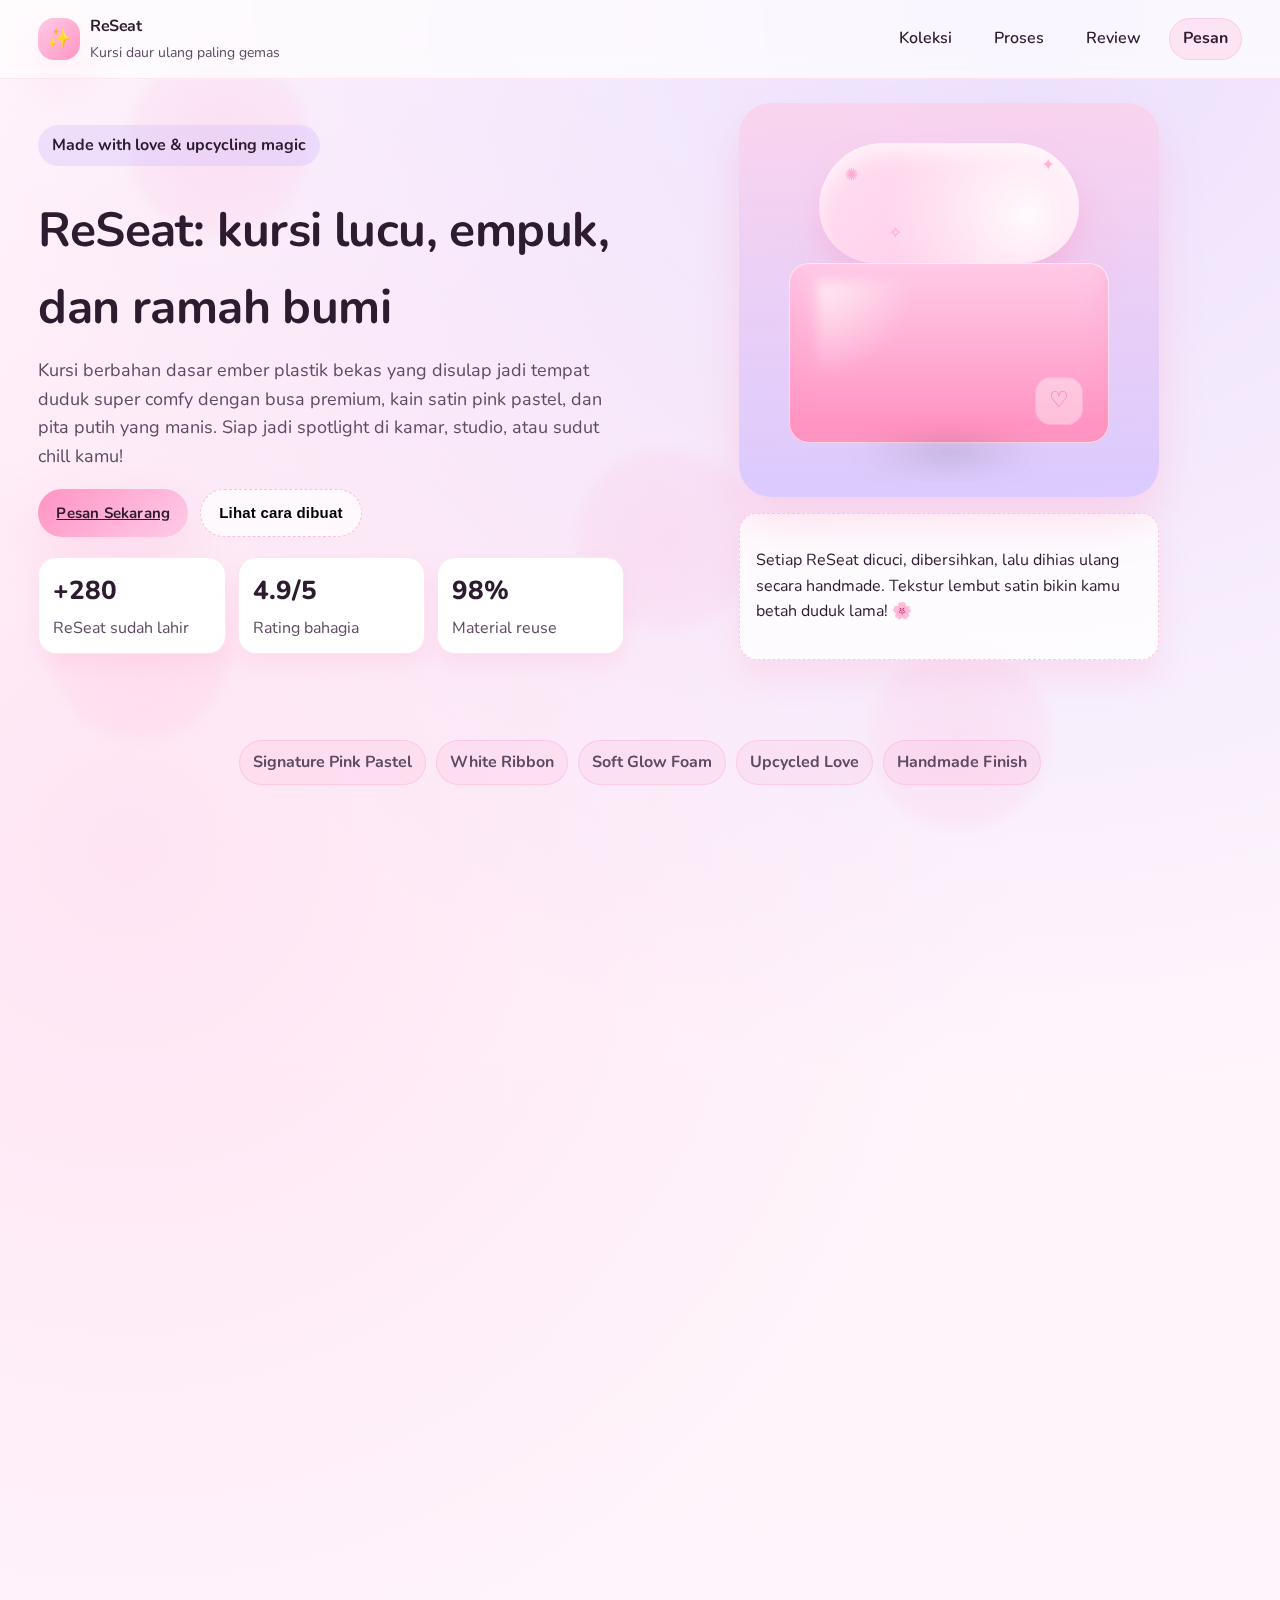
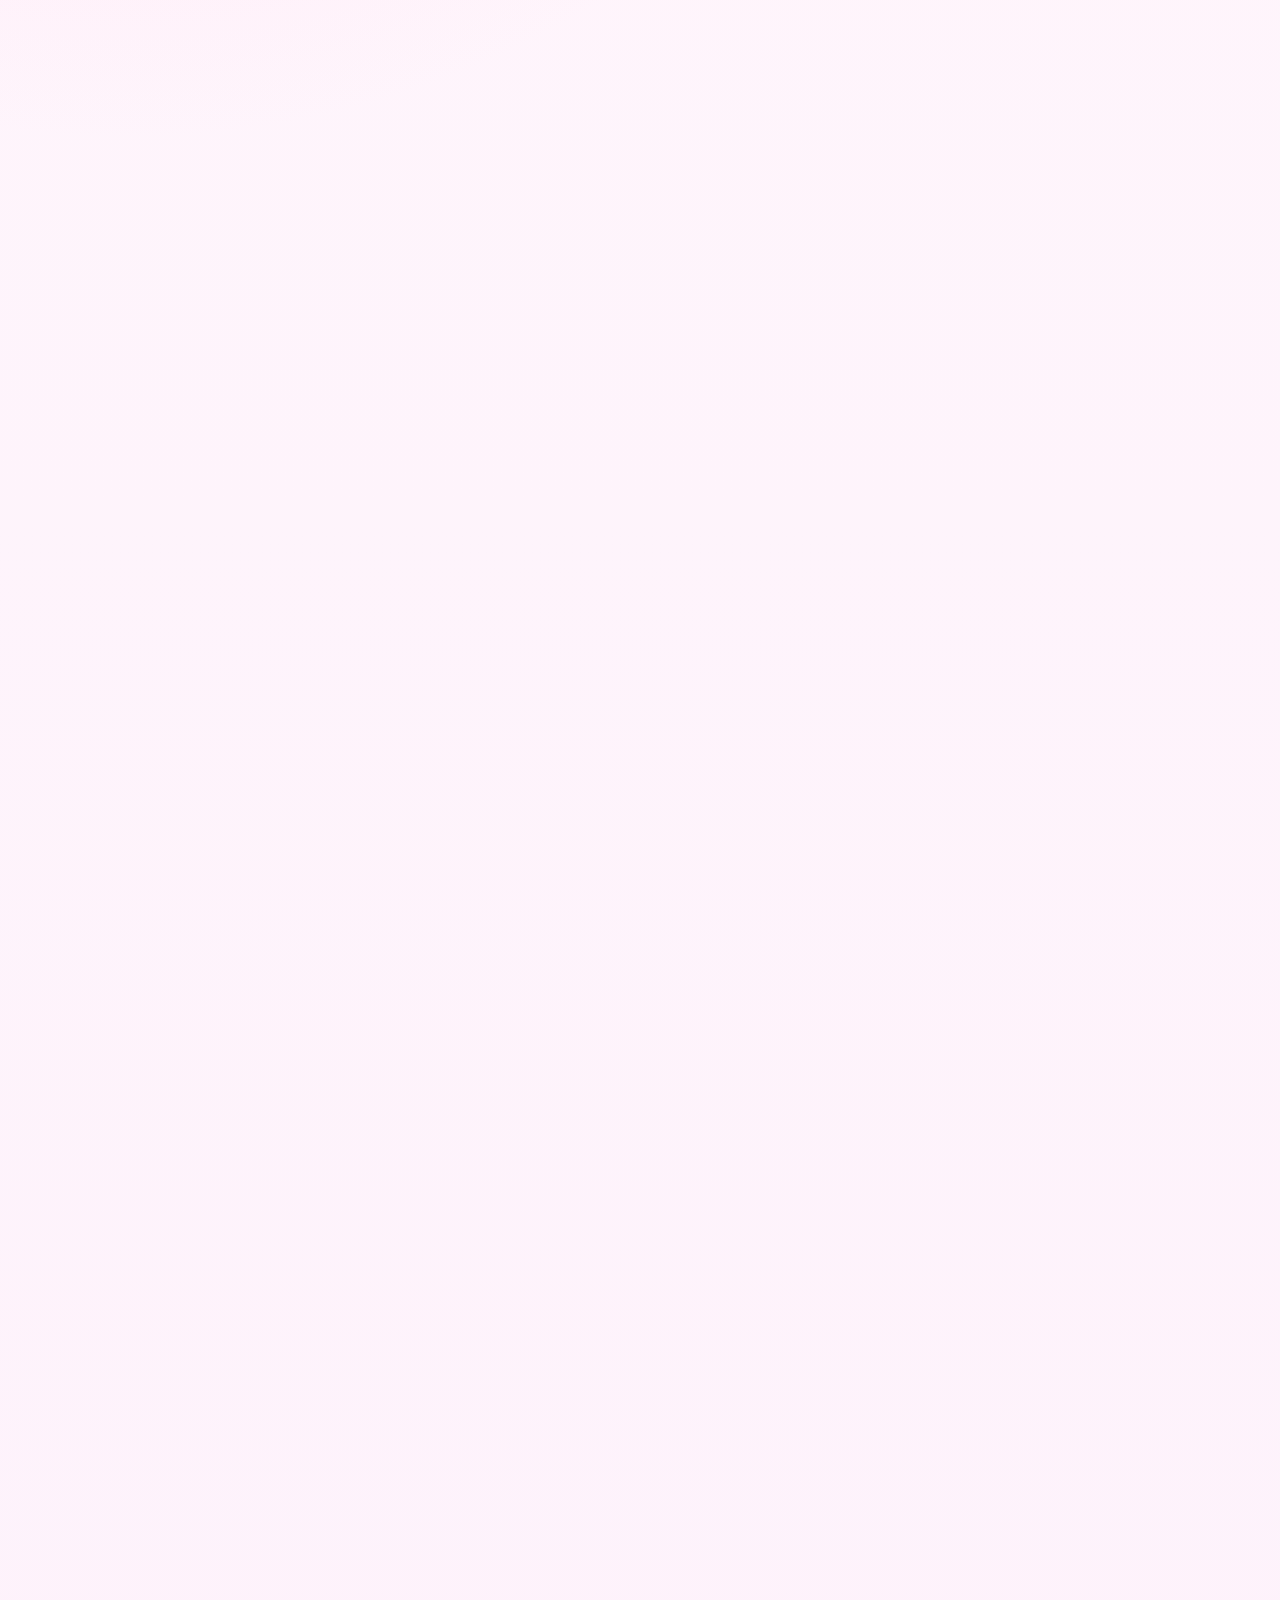
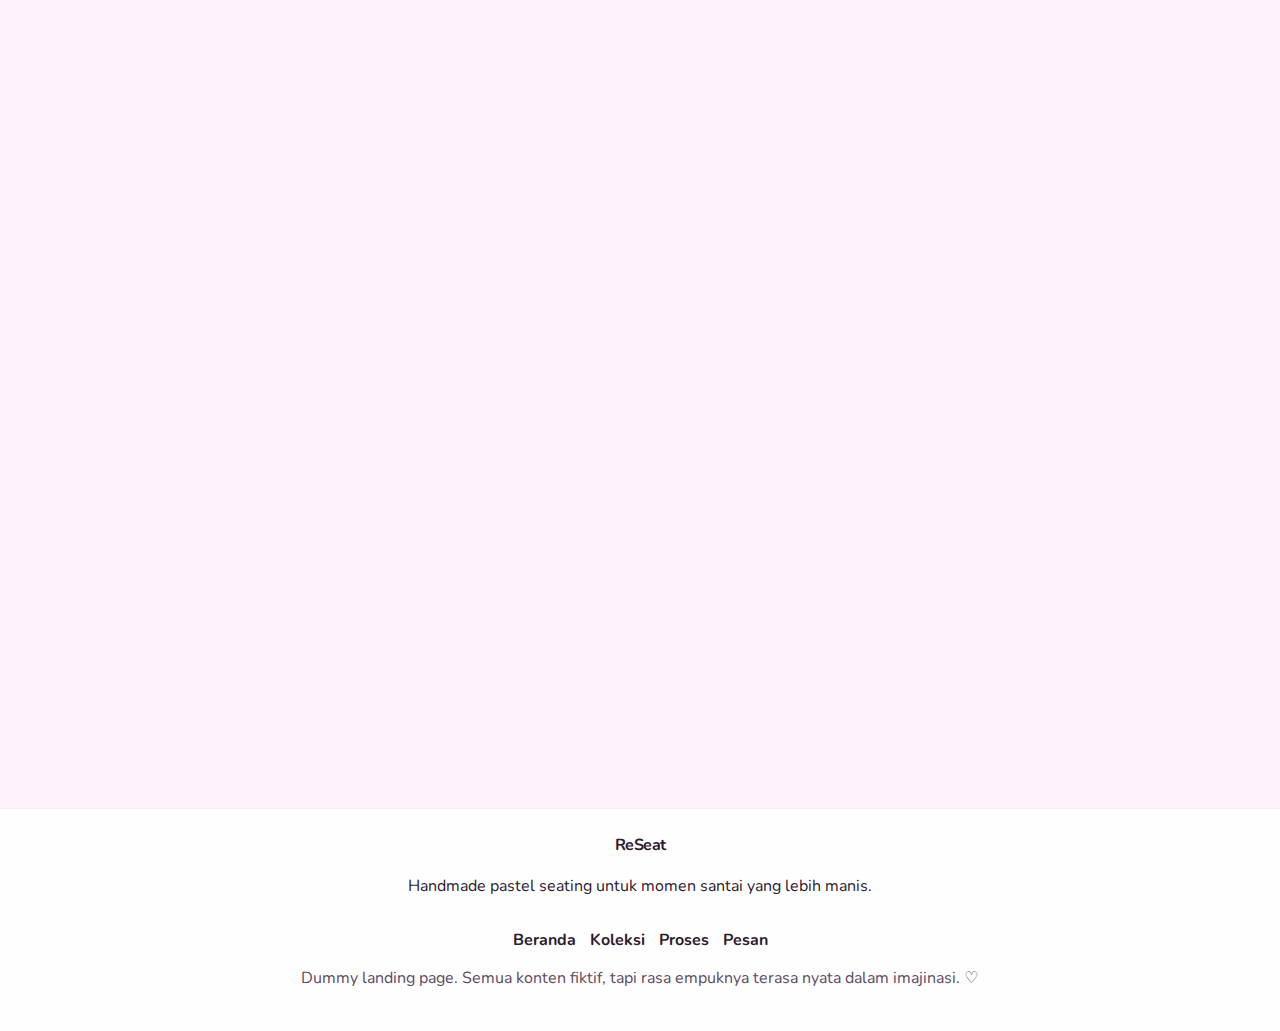
<file: index.html>
<!DOCTYPE html>
<html lang="id">
<head>
  <meta charset="UTF-8">
  <meta name="viewport" content="width=device-width, initial-scale=1.0">
  <title>ReSeat | Kursi Lucu & Empuk dari Ember Daur Ulang</title>
  <link rel="preconnect" href="https://fonts.googleapis.com">
  <link rel="preconnect" href="https://fonts.gstatic.com" crossorigin>
  <link href="https://fonts.googleapis.com/css2?family=Fredoka:wght@400;500;600&family=Nunito:wght@400;600;700&display=swap" rel="stylesheet">
  <link rel="stylesheet" href="styles.css">
</head>
<body>
  <div class="floating-bubbles" aria-hidden="true">
    <span class="bubble bubble-1"></span>
    <span class="bubble bubble-2"></span>
    <span class="bubble bubble-3"></span>
    <span class="bubble bubble-4"></span>
    <span class="bubble bubble-5"></span>
  </div>
  <header class="topbar">
    <div class="brand">
      <div class="brand-mark">✨</div>
      <div>
        <p class="brand-name">ReSeat</p>
        <p class="brand-tag">Kursi daur ulang paling gemas</p>
      </div>
    </div>
    <nav>
      <a href="#koleksi">Koleksi</a>
      <a href="#proses">Proses</a>
      <a href="#review">Review</a>
      <a href="order.html" class="pill">Pesan</a>
    </nav>
  </header>

  <main>
    <section class="hero reveal-on-scroll" id="beranda">
      <div class="hero-text">
        <p class="pill badge">Made with love & upcycling magic</p>
        <h1>ReSeat: kursi lucu, empuk, dan ramah bumi</h1>
        <p class="lede">Kursi berbahan dasar ember plastik bekas yang disulap jadi tempat duduk super comfy dengan busa premium, kain satin pink pastel, dan pita putih yang manis. Siap jadi spotlight di kamar, studio, atau sudut chill kamu!</p>
        <div class="cta-row">
          <a class="btn primary" href="order.html">Pesan Sekarang</a>
          <button class="btn ghost" data-scroll="#proses">Lihat cara dibuat</button>
        </div>
        <div class="hero-stats">
          <div class="stat">
            <p class="stat-number">+280</p>
            <p class="stat-label">ReSeat sudah lahir</p>
          </div>
          <div class="stat">
            <p class="stat-number">4.9/5</p>
            <p class="stat-label">Rating bahagia</p>
          </div>
          <div class="stat">
            <p class="stat-number">98%</p>
            <p class="stat-label">Material reuse</p>
          </div>
        </div>
      </div>
      <div class="hero-visual">
        <div class="seat-card">
          <div class="seat-top">
            <div class="seat-ribbon"></div>
            <div class="seat-cushion">
              <div class="sparkle sparkle-1">✺</div>
              <div class="sparkle sparkle-2">✦</div>
              <div class="sparkle sparkle-3">✧</div>
            </div>
          </div>
          <div class="seat-body">
            <div class="bucket-shine"></div>
            <div class="bucket-heart">♡</div>
          </div>
          <div class="seat-shadow"></div>
        </div>
        <div class="bubble-note">
          <p>Setiap ReSeat dicuci, dibersihkan, lalu dihias ulang secara handmade. Tekstur lembut satin bikin kamu betah duduk lama! 🌸</p>
        </div>
      </div>
    </section>

    <section class="chips reveal-on-scroll" aria-label="Warna dan aksen">
      <div class="chip">Signature Pink Pastel</div>
      <div class="chip">White Ribbon</div>
      <div class="chip">Soft Glow Foam</div>
      <div class="chip">Upcycled Love</div>
      <div class="chip">Handmade Finish</div>
    </section>

    <section class="features reveal-on-scroll" id="koleksi">
      <header class="section-header">
        <p class="pill">Signature look</p>
        <h2>ReSeat hadir dalam satu warna manis</h2>
        <p class="subhead">Tidak ada varian rumit. Hanya satu kombinasi pink pastel dan pita putih yang langsung bikin jatuh hati.</p>
      </header>
      <div class="cards-grid single">
        <article class="card">
          <div class="tag">One & Only</div>
          <h3>ReSeat Pink Pastel</h3>
          <p>Kursi daur ulang bernuansa pink pastel dengan pita putih kecil. Satu warna signature yang mudah dipadukan di ruang mana pun.</p>
          <ul>
            <li>Busa memory foam empuk, empuk banget</li>
            <li>Cover satin pink lembut dengan shimmer halus</li>
            <li>Finishing pita putih melingkar dan kaki anti-slip</li>
          </ul>
          <a class="btn secondary" href="order.html">Pesan ReSeat</a>
        </article>
      </div>
    </section>

    <section class="process reveal-on-scroll" id="proses">
      <header class="section-header">
        <p class="pill">Proses manis</p>
        <h2>Daur ulang kreatif yang tetap higienis</h2>
        <p class="subhead">Setiap ReSeat melewati langkah detail supaya nyaman, aman, dan tahan lama.</p>
      </header>
      <div class="steps">
        <div class="step">
          <div class="step-number">1</div>
          <h3>Pilih & steril</h3>
          <p>Ember plastik bekas diseleksi, dicuci, dan disterilkan dengan standar food-grade supaya bersih dan aman.</p>
        </div>
        <div class="step">
          <div class="step-number">2</div>
          <h3>Lapisi busa empuk</h3>
          <p>Kami menambah busa memory foam, kemudian dibentuk supaya dudukan pas dan super nyaman.</p>
        </div>
        <div class="step">
          <div class="step-number">3</div>
          <h3>Bungkus satin & pita</h3>
          <p>Cover satin pink pastel dijahit rapi, lalu dihias pita putih kecil untuk sentuhan kawaii.</p>
        </div>
        <div class="step">
          <div class="step-number">4</div>
          <h3>Sentuhan akhir</h3>
          <p>Finishing anti-slip dan inspeksi manual, siap dikirim dalam kotak hadiah lucu.</p>
        </div>
      </div>
    </section>

    <section class="why reveal-on-scroll" aria-label="Alasan memilih ReSeat">
      <header class="section-header">
        <p class="pill">Why ReSeat?</p>
        <h2>Kenapa harus beli & kenapa harus daur ulang</h2>
        <p class="subhead">Satu kursi manis yang memadukan kenyamanan, estetika, dan kepedulian lingkungan.</p>
      </header>
      <div class="why-grid">
        <article class="card">
          <div class="tag">Kenapa beli ReSeat</div>
          <ul>
            <li>Kursi super empuk dengan busa memory foam dan cover satin halus.</li>
            <li>Warna signature pink pastel + pita putih yang langsung mempermanis ruangan.</li>
            <li>Handmade, higienis, dan dikemas rapi—siap jadi hadiah atau dekor favorit.</li>
            <li>Anti-slip di bagian bawah, kokoh, dan nyaman untuk duduk lama.</li>
          </ul>
        </article>
        <article class="card">
          <div class="tag">Kenapa daur ulang ember plastik</div>
          <ul>
            <li>Mengurangi limbah plastik rumah tangga yang sulit terurai.</li>
            <li>Memberi umur kedua pada ember bekas sehingga jejak karbon lebih rendah.</li>
            <li>Mendorong kebiasaan upcycling yang kreatif dan bertanggung jawab.</li>
            <li>Setiap ReSeat berarti satu ember terselamatkan dari tempat pembuangan akhir.</li>
          </ul>
        </article>
      </div>
    </section>

    <section class="gallery reveal-on-scroll">
      <div class="gallery-card">
        <h3>Match with your cozy corner</h3>
        <p>Letakkan ReSeat di samping meja belajar, meja rias, atau pojok nonton. Warna pastel bikin mood makin happy.</p>
      </div>
      <div class="gallery-card">
        <h3>Handmade details</h3>
        <p>Pita putih mungil, jahitan satin rapi, dan foam bulat lembut menciptakan siluet kursi yang menggemaskan.</p>
      </div>
      <div class="gallery-card">
        <h3>Eco-love certified</h3>
        <p>98% material reuse, dikemas ulang dengan kertas daur ulang yang bisa dipakai lagi sebagai kotak penyimpanan.</p>
      </div>
    </section>

    <section class="reviews reveal-on-scroll" id="review">
      <header class="section-header">
        <p class="pill">Apa kata mereka?</p>
        <h2>Pengalaman duduk yang bikin nagih</h2>
      </header>
      <div class="review-grid">
        <article class="review-card">
          <div class="quote">“</div>
          <p class="review-text">Duduk di ReSeat berasa seperti duduk di marshmallow! Pita kecilnya gemes banget, anakku rebutan terus.</p>
          <p class="reviewer">— Rani, Bandung</p>
        </article>
        <article class="review-card">
          <div class="quote">“</div>
          <p class="review-text">Packaging-nya cute, kursinya empuk dan kokoh. Plus poin karena ini hasil upcycling, jadi makin terasa spesial.</p>
          <p class="reviewer">— Iqbal, Jakarta</p>
        </article>
        <article class="review-card">
          <div class="quote">“</div>
          <p class="review-text">Warnanya pastel lembut, cocok banget buat pojok bacaku. Service-nya cepat dan responsif.</p>
          <p class="reviewer">— Siska, Yogyakarta</p>
        </article>
      </div>
    </section>

    <section class="cta reveal-on-scroll" id="pesan">
      <div class="cta-content">
        <div>
          <p class="pill">Pre-order batch April</p>
          <h2>Pesan ReSeat kamu sekarang</h2>
          <p>Halaman utama ini cuma buat cuci mata. Untuk isi data pre-order dummy, kami siapkan halaman khusus dengan formulir playful dan pesan sukses manis.</p>
          <ul class="cta-list">
            <li>Estimasi produksi 3-5 hari</li>
            <li>Bonus pita cadangan untuk setiap pesanan</li>
            <li>Gratis kartu ucapan custom</li>
          </ul>
          <div class="mini-badges">
            <span class="mini">Higienis</span>
            <span class="mini">Upcycled</span>
            <span class="mini">Handmade</span>
            <span class="mini">Pastel Glow</span>
          </div>
        </div>
        <div class="cta-card">
          <p class="cta-subtitle">Siap checkout?</p>
          <p class="cta-copy">Klik tombol di bawah untuk membuka endpoint pre-order terpisah. Formulirnya tetap dummy, tapi vibes dan animasinya super fun.</p>
          <a class="btn primary w-100" href="order.html">Buka halaman pre-order</a>
          <p class="form-note">Kami sengaja pisahkan halaman agar alur "pesan" terasa dedicated.</p>
        </div>
      </div>
    </section>
  </main>

  <footer class="footer">
    <div>
      <p class="brand-name">ReSeat</p>
      <p>Handmade pastel seating untuk momen santai yang lebih manis.</p>
    </div>
    <div class="footer-links">
      <a href="#beranda">Beranda</a>
      <a href="#koleksi">Koleksi</a>
      <a href="#proses">Proses</a>
      <a href="#pesan">Pesan</a>
    </div>
    <p class="footer-note">Dummy landing page. Semua konten fiktif, tapi rasa empuknya terasa nyata dalam imajinasi. ♡</p>
  </footer>

  <script src="script.js"></script>
</body>
</html>
</file>
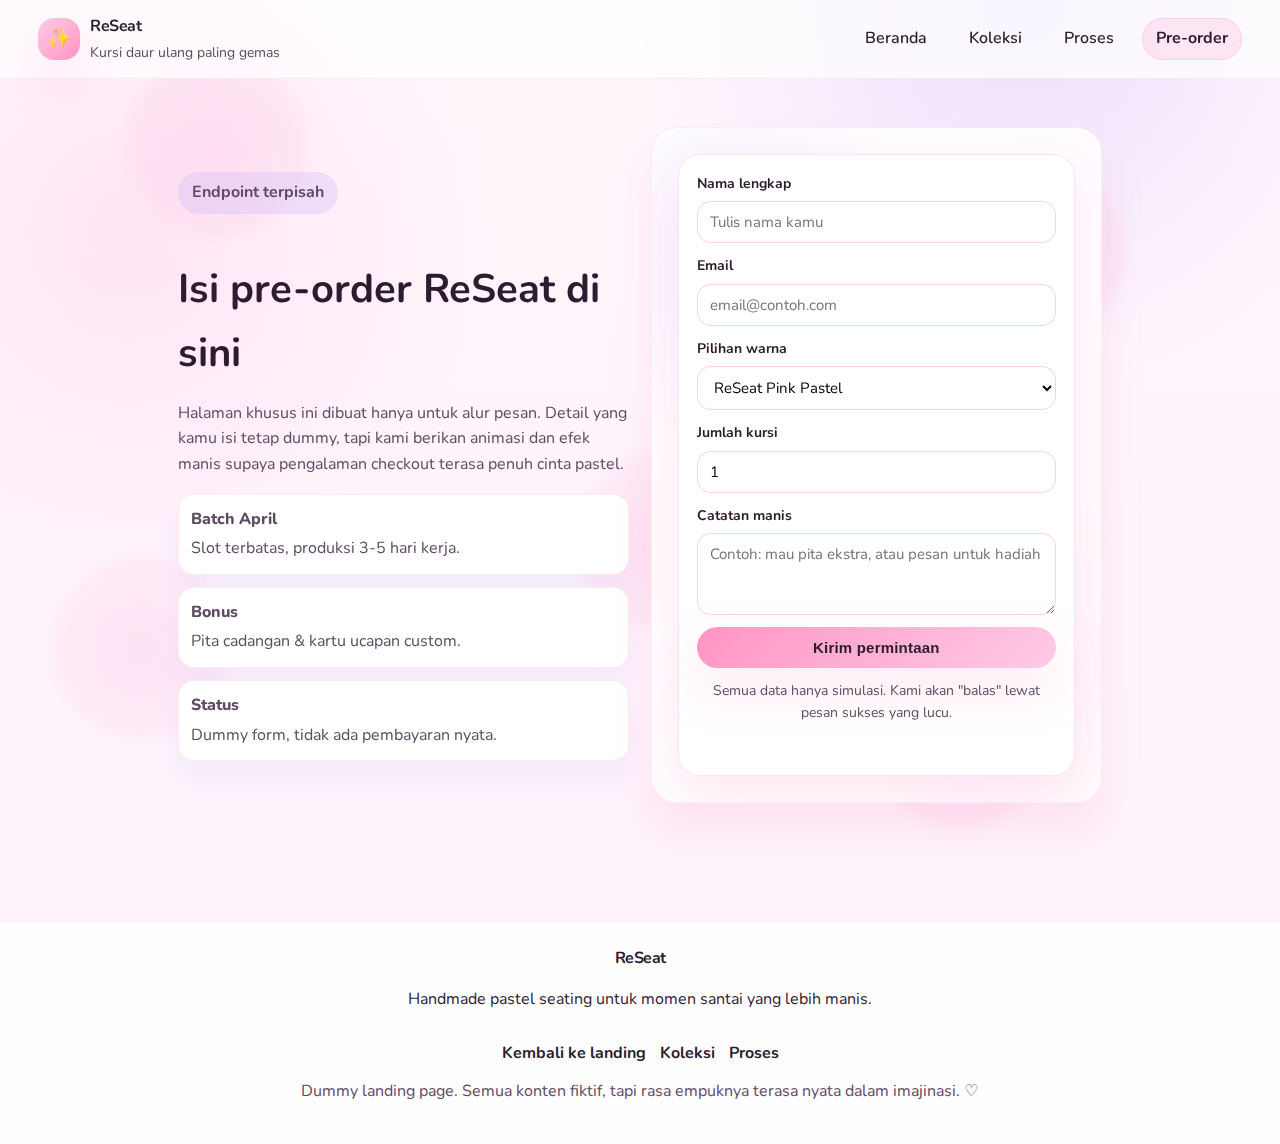
<file: order.html>
<!DOCTYPE html>
<html lang="id">
<head>
  <meta charset="UTF-8">
  <meta name="viewport" content="width=device-width, initial-scale=1.0">
  <title>Pre-order ReSeat | Halaman Terpisah</title>
  <link rel="preconnect" href="https://fonts.googleapis.com">
  <link rel="preconnect" href="https://fonts.gstatic.com" crossorigin>
  <link href="https://fonts.googleapis.com/css2?family=Fredoka:wght@400;500;600&family=Nunito:wght@400;600;700&display=swap" rel="stylesheet">
  <link rel="stylesheet" href="styles.css">
</head>
<body class="order-page">
  <div class="floating-bubbles" aria-hidden="true">
    <span class="bubble bubble-1"></span>
    <span class="bubble bubble-2"></span>
    <span class="bubble bubble-3"></span>
    <span class="bubble bubble-4"></span>
    <span class="bubble bubble-5"></span>
  </div>
  <header class="topbar">
    <div class="brand">
      <div class="brand-mark">✨</div>
      <div>
        <p class="brand-name">ReSeat</p>
        <p class="brand-tag">Kursi daur ulang paling gemas</p>
      </div>
    </div>
    <nav>
      <a href="index.html">Beranda</a>
      <a href="index.html#koleksi">Koleksi</a>
      <a href="index.html#proses">Proses</a>
      <a href="#" class="pill">Pre-order</a>
    </nav>
  </header>

  <main>
    <section class="order-hero reveal-on-scroll">
      <div>
        <p class="pill badge">Endpoint terpisah</p>
        <h1>Isi pre-order ReSeat di sini</h1>
        <p>Halaman khusus ini dibuat hanya untuk alur pesan. Detail yang kamu isi tetap dummy, tapi kami berikan animasi dan
 efek manis supaya pengalaman checkout terasa penuh cinta pastel.</p>
        <div class="order-meta">
          <div class="meta-card">
            <p class="meta-title">Batch April</p>
            <p class="meta-text">Slot terbatas, produksi 3-5 hari kerja.</p>
          </div>
          <div class="meta-card">
            <p class="meta-title">Bonus</p>
            <p class="meta-text">Pita cadangan & kartu ucapan custom.</p>
          </div>
          <div class="meta-card">
            <p class="meta-title">Status</p>
            <p class="meta-text">Dummy form, tidak ada pembayaran nyata.</p>
          </div>
        </div>
      </div>
      <div class="order-panel">
        <form class="order-form">
          <label>
            Nama lengkap
            <input type="text" placeholder="Tulis nama kamu" required>
          </label>
          <label>
            Email
            <input type="email" placeholder="email@contoh.com" required>
          </label>
          <label>
            Pilihan warna
            <select>
              <option>ReSeat Pink Pastel</option>
            </select>
          </label>
          <label>
            Jumlah kursi
            <input type="number" min="1" max="5" value="1">
          </label>
          <label>
            Catatan manis
            <textarea rows="3" placeholder="Contoh: mau pita ekstra, atau pesan untuk hadiah"></textarea>
          </label>
          <button type="submit" class="btn primary w-100">Kirim permintaan</button>
          <p class="form-note">Semua data hanya simulasi. Kami akan "balas" lewat pesan sukses yang lucu.</p>
          <div class="form-success" role="status" aria-live="polite"></div>
        </form>
      </div>
    </section>
  </main>

  <footer class="footer">
    <div>
      <p class="brand-name">ReSeat</p>
      <p>Handmade pastel seating untuk momen santai yang lebih manis.</p>
    </div>
    <div class="footer-links">
      <a href="index.html">Kembali ke landing</a>
      <a href="index.html#koleksi">Koleksi</a>
      <a href="index.html#proses">Proses</a>
    </div>
    <p class="footer-note">Dummy landing page. Semua konten fiktif, tapi rasa empuknya terasa nyata dalam imajinasi. ♡</p>
  </footer>

  <script src="script.js"></script>
</body>
</html>
</file>
<file: styles.css>
:root {
  --pink: #f7c9e3;
  --pink-2: #ffcbe7;
  --pink-3: #ff94c2;
  --purple: #c9b5ff;
  --blue: #c5e6ff;
  --text: #2d1b2f;
  --muted: #5e4b63;
  --white: #ffffff;
  --shadow: 0 20px 50px rgba(255, 148, 194, 0.22);
  --radius-lg: 24px;
  --radius-pill: 999px;
}

@keyframes floaty {
  0% {
    transform: translateY(0px);
  }
  50% {
    transform: translateY(-8px);
  }
  100% {
    transform: translateY(0px);
  }
}

@keyframes shimmer {
  0% {
    background-position: 0% 50%;
  }
  100% {
    background-position: 200% 50%;
  }
}

@keyframes bubblePulse {
  0%,
  100% {
    transform: scale(1);
    opacity: 0.7;
  }
  50% {
    transform: scale(1.08);
    opacity: 1;
  }
}

@keyframes sparkleSpin {
  0% {
    transform: rotate(0deg) scale(1);
  }
  50% {
    transform: rotate(12deg) scale(1.12);
  }
  100% {
    transform: rotate(0deg) scale(1);
  }
}

* {
  box-sizing: border-box;
}

body {
  margin: 0;
  font-family: 'Nunito', 'Fredoka', system-ui, -apple-system, sans-serif;
  background: radial-gradient(circle at 10% 20%, rgba(255, 203, 231, 0.4), transparent 25%),
    radial-gradient(circle at 80% 0%, rgba(201, 181, 255, 0.35), transparent 25%),
    linear-gradient(180deg, #fff7fc 0%, #fdf1fb 100%);
  color: var(--text);
  overflow-x: hidden;
  line-height: 1.6;
}

.reveal-on-scroll {
  opacity: 0;
  transform: translateY(16px);
  transition: opacity 0.5s ease, transform 0.5s ease;
}

.reveal-on-scroll.visible {
  opacity: 1;
  transform: translateY(0);
}

main {
  display: flex;
  flex-direction: column;
  gap: 80px;
  padding: 24px clamp(16px, 3vw, 48px) 96px;
}

.topbar {
  position: sticky;
  top: 0;
  z-index: 100;
  backdrop-filter: blur(12px);
  background: rgba(255, 255, 255, 0.7);
  padding: 14px clamp(16px, 3vw, 48px);
  display: flex;
  align-items: center;
  justify-content: space-between;
  border-bottom: 1px solid rgba(255, 148, 194, 0.2);
}

.brand {
  display: flex;
  align-items: center;
  gap: 10px;
}

.brand-mark {
  width: 42px;
  height: 42px;
  display: grid;
  place-items: center;
  background: linear-gradient(135deg, var(--pink-2), var(--pink-3));
  border-radius: 16px;
  box-shadow: var(--shadow);
  font-size: 20px;
}

.brand-name {
  margin: 0;
  font-weight: 700;
  letter-spacing: -0.5px;
}

.brand-tag {
  margin: 2px 0 0;
  color: var(--muted);
  font-size: 14px;
}

nav {
  display: flex;
  gap: 14px;
  align-items: center;
}

nav a {
  color: var(--text);
  text-decoration: none;
  font-weight: 600;
  padding: 10px 14px;
  border-radius: var(--radius-pill);
  transition: background 0.2s ease, transform 0.2s ease;
}

nav a:hover {
  background: rgba(255, 148, 194, 0.15);
  transform: translateY(-1px);
}

.hero {
  display: grid;
  grid-template-columns: repeat(auto-fit, minmax(320px, 1fr));
  gap: 32px;
  align-items: center;
}

.hero-text h1 {
  font-size: clamp(32px, 5vw, 48px);
  margin: 10px 0;
  letter-spacing: -0.6px;
}

.lede {
  color: var(--muted);
  max-width: 620px;
  margin: 0 0 18px;
  font-size: 18px;
}

.cta-row {
  display: flex;
  gap: 12px;
  flex-wrap: wrap;
  margin-bottom: 20px;
}

.btn {
  border: none;
  cursor: pointer;
  border-radius: var(--radius-pill);
  padding: 12px 18px;
  font-weight: 700;
  letter-spacing: 0.2px;
  font-size: 15px;
  transition: transform 0.2s ease, box-shadow 0.2s ease;
}

.btn.primary {
  background: linear-gradient(135deg, var(--pink-3), var(--pink-2));
  color: var(--text);
  box-shadow: var(--shadow);
}

.btn.secondary {
  background: var(--white);
  color: var(--text);
  border: 1px solid rgba(255, 148, 194, 0.4);
}

.btn.ghost {
  background: rgba(255, 255, 255, 0.7);
  border: 1px dashed rgba(255, 148, 194, 0.6);
}

.btn:hover {
  transform: translateY(-2px);
  box-shadow: 0 18px 28px rgba(255, 148, 194, 0.25);
}

.btn:active {
  transform: translateY(0);
}

.btn.w-100 {
  width: 100%;
}

.pill {
  display: inline-flex;
  align-items: center;
  gap: 8px;
  border-radius: var(--radius-pill);
  background: rgba(255, 203, 231, 0.45);
  padding: 8px 14px;
  font-weight: 700;
  color: var(--text);
  box-shadow: inset 0 0 0 1px rgba(255, 148, 194, 0.3);
}

.badge {
  background: rgba(201, 181, 255, 0.3);
  box-shadow: none;
}

.hero-stats {
  display: grid;
  grid-template-columns: repeat(auto-fit, minmax(150px, 1fr));
  gap: 12px;
  margin-top: 18px;
}

.stat {
  background: var(--white);
  padding: 12px 14px;
  border-radius: 18px;
  box-shadow: 0 10px 20px rgba(255, 148, 194, 0.15);
  border: 1px solid rgba(255, 148, 194, 0.25);
}

.stat-number {
  margin: 0;
  font-size: 26px;
  font-weight: 800;
}

.stat-label {
  margin: 4px 0 0;
  color: var(--muted);
}

.hero-visual {
  position: relative;
  display: grid;
  justify-items: center;
  gap: 16px;
}

.seat-card {
  width: min(420px, 100%);
  background: linear-gradient(180deg, rgba(255, 203, 231, 0.65) 0%, rgba(201, 181, 255, 0.6) 100%);
  border-radius: 32px;
  padding: 20px 20px 30px;
  box-shadow: 0 25px 40px rgba(255, 148, 194, 0.28);
  position: relative;
  overflow: hidden;
  animation: floaty 6s ease-in-out infinite;
}

.seat-top {
  position: relative;
  height: 160px;
  display: grid;
  place-items: center;
}

.seat-cushion {
  width: 260px;
  height: 120px;
  background: radial-gradient(circle at 40% 30%, rgba(255, 255, 255, 0.9), transparent 40%),
    linear-gradient(135deg, #ffe0f2 0%, #ffc5e5 50%, #f4b6da 100%);
  border-radius: 80px 80px 70px 70px;
  box-shadow: inset 0 12px 18px rgba(255, 255, 255, 0.6), 0 18px 28px rgba(255, 148, 194, 0.35);
  position: relative;
  overflow: hidden;
  background-size: 200% 200%;
  animation: shimmer 8s ease infinite;
}

.seat-ribbon {
  position: absolute;
  top: 20px;
  left: 50%;
  transform: translateX(-50%);
  width: 160px;
  height: 18px;
  background: linear-gradient(90deg, rgba(255, 255, 255, 0.92), rgba(255, 255, 255, 0.8));
  border-radius: var(--radius-pill);
  box-shadow: inset 0 0 0 1px rgba(255, 148, 194, 0.25);
}

.sparkle {
  position: absolute;
  color: #ff9dc8;
  font-size: 16px;
  opacity: 0.8;
  animation: sparkleSpin 3s ease-in-out infinite;
}

.sparkle-1 { top: 20px; left: 26px; }
.sparkle-2 { top: 10px; right: 24px; }
.sparkle-3 { bottom: 16px; left: 70px; }

.seat-body {
  height: 180px;
  background: linear-gradient(180deg, #ffcbe7 0%, #ff94c2 90%);
  border-radius: 20px;
  position: relative;
  margin: -20px 30px 0;
  box-shadow: inset 0 0 0 1px rgba(255, 255, 255, 0.6), inset 0 -14px 24px rgba(255, 148, 194, 0.35);
}

.bucket-shine {
  position: absolute;
  top: 18px;
  left: 28px;
  width: 120px;
  height: 110px;
  background: radial-gradient(circle at 0% 0%, rgba(255, 255, 255, 0.65), transparent 60%);
  filter: blur(6px);
}

.bucket-heart {
  position: absolute;
  right: 26px;
  bottom: 18px;
  background: rgba(255, 255, 255, 0.4);
  color: #ff6cba;
  width: 48px;
  height: 48px;
  border-radius: 16px;
  display: grid;
  place-items: center;
  font-size: 22px;
  box-shadow: inset 0 0 0 1px rgba(255, 148, 194, 0.35);
}

.seat-shadow {
  height: 30px;
  background: radial-gradient(circle, rgba(0, 0, 0, 0.12), transparent 60%);
  filter: blur(12px);
  margin: -6px 40px 0;
}

.bubble-note {
  max-width: 420px;
  background: rgba(255, 255, 255, 0.8);
  padding: 18px 16px;
  border-radius: 18px;
  border: 1px dashed rgba(255, 148, 194, 0.5);
  box-shadow: 0 18px 30px rgba(255, 148, 194, 0.18);
}

.chips {
  display: flex;
  gap: 10px;
  flex-wrap: wrap;
  justify-content: center;
}

.chip {
  background: rgba(255, 148, 194, 0.12);
  padding: 10px 14px;
  border-radius: var(--radius-pill);
  font-weight: 700;
  color: var(--muted);
  box-shadow: inset 0 0 0 1px rgba(255, 148, 194, 0.3);
}

.section-header {
  text-align: center;
  max-width: 720px;
  margin: 0 auto 24px;
}

.section-header h2 {
  margin: 10px 0;
  font-size: clamp(28px, 4vw, 40px);
}

.section-header .subhead {
  margin: 0;
  color: var(--muted);
}

.cards-grid {
  display: grid;
  grid-template-columns: repeat(auto-fit, minmax(240px, 1fr));
  gap: 16px;
}

.cards-grid.single {
  max-width: 760px;
  margin: 0 auto;
}

.card {
  background: var(--white);
  padding: 18px;
  border-radius: var(--radius-lg);
  box-shadow: var(--shadow);
  border: 1px solid rgba(255, 148, 194, 0.2);
  position: relative;
  overflow: hidden;
  transition: transform 0.3s ease, box-shadow 0.3s ease;
}

.card:hover {
  transform: translateY(-6px) scale(1.01);
  box-shadow: 0 26px 40px rgba(255, 148, 194, 0.28);
}

.card .tag {
  display: inline-block;
  background: rgba(201, 181, 255, 0.25);
  padding: 6px 10px;
  border-radius: var(--radius-pill);
  font-weight: 700;
}

.card ul {
  padding-left: 18px;
  color: var(--muted);
}

.why {
  margin-top: 12px;
}

.why-grid {
  display: grid;
  grid-template-columns: repeat(auto-fit, minmax(260px, 1fr));
  gap: 16px;
}

.why .card ul li + li {
  margin-top: 8px;
}

.process .steps {
  display: grid;
  grid-template-columns: repeat(auto-fit, minmax(200px, 1fr));
  gap: 14px;
}

.step {
  background: var(--white);
  padding: 16px;
  border-radius: var(--radius-lg);
  border: 1px solid rgba(255, 148, 194, 0.25);
  box-shadow: 0 18px 30px rgba(201, 181, 255, 0.12);
  transition: transform 0.3s ease, box-shadow 0.3s ease;
}

.step:hover {
  transform: translateY(-4px);
  box-shadow: 0 24px 32px rgba(201, 181, 255, 0.2);
}

.step-number {
  width: 36px;
  height: 36px;
  border-radius: 12px;
  background: linear-gradient(135deg, var(--blue), var(--pink-2));
  display: grid;
  place-items: center;
  font-weight: 800;
  margin-bottom: 10px;
}

.gallery {
  display: grid;
  grid-template-columns: repeat(auto-fit, minmax(220px, 1fr));
  gap: 14px;
}

.gallery-card {
  padding: 18px;
  border-radius: 22px;
  background: linear-gradient(135deg, rgba(255, 203, 231, 0.5), rgba(201, 181, 255, 0.5));
  color: var(--text);
  box-shadow: 0 18px 30px rgba(255, 148, 194, 0.16);
}

.reviews {
  background: rgba(255, 255, 255, 0.8);
  border-radius: 28px;
  padding: 24px;
  border: 1px solid rgba(255, 148, 194, 0.2);
  box-shadow: 0 25px 40px rgba(255, 148, 194, 0.2);
}

.review-grid {
  display: grid;
  grid-template-columns: repeat(auto-fit, minmax(240px, 1fr));
  gap: 14px;
}

.review-card {
  background: var(--white);
  border-radius: 18px;
  padding: 18px;
  box-shadow: 0 12px 24px rgba(201, 181, 255, 0.14);
  position: relative;
  overflow: hidden;
}

.review-card .quote {
  font-size: 28px;
  color: #ff9dc8;
  margin: 0 0 6px;
}

.review-text { margin: 0; color: var(--muted); }
.reviewer { margin: 10px 0 0; font-weight: 700; }

.cta {
  background: linear-gradient(135deg, rgba(255, 148, 194, 0.24), rgba(201, 181, 255, 0.32));
  border-radius: 32px;
  padding: clamp(20px, 4vw, 32px);
  box-shadow: 0 28px 40px rgba(255, 148, 194, 0.24);
}

.cta-content {
  display: grid;
  grid-template-columns: repeat(auto-fit, minmax(280px, 1fr));
  gap: 18px;
  align-items: start;
}

.cta-list {
  margin: 14px 0;
  padding-left: 18px;
  color: var(--muted);
}

.mini-badges {
  display: flex;
  flex-wrap: wrap;
  gap: 8px;
}

.mini {
  background: rgba(255, 255, 255, 0.7);
  border-radius: var(--radius-pill);
  padding: 6px 12px;
  font-weight: 700;
  color: var(--text);
  box-shadow: inset 0 0 0 1px rgba(255, 148, 194, 0.4);
}

.cta-card {
  background: var(--white);
  border-radius: 20px;
  padding: 18px;
  box-shadow: 0 22px 36px rgba(201, 181, 255, 0.2);
  border: 1px solid rgba(255, 148, 194, 0.2);
  display: grid;
  gap: 10px;
}

.cta-subtitle {
  margin: 0;
  font-size: 18px;
  font-weight: 800;
}

.cta-copy {
  margin: 0;
  color: var(--muted);
}

.order-form {
  background: var(--white);
  border-radius: 22px;
  padding: 18px;
  display: grid;
  gap: 12px;
  box-shadow: var(--shadow);
  border: 1px solid rgba(255, 148, 194, 0.25);
}

.order-form label {
  font-weight: 700;
  color: var(--text);
  display: grid;
  gap: 6px;
  font-size: 14px;
}

.order-form input,
.order-form select,
.order-form textarea {
  border-radius: 14px;
  border: 1px solid rgba(255, 148, 194, 0.4);
  padding: 10px 12px;
  font-size: 15px;
  font-family: inherit;
  background: rgba(255, 255, 255, 0.9);
}

.order-form input:focus,
.order-form select:focus,
.order-form textarea:focus {
  outline: 2px solid rgba(255, 148, 194, 0.5);
  box-shadow: 0 0 0 4px rgba(255, 203, 231, 0.3);
}

.form-note {
  margin: 0;
  color: var(--muted);
  font-size: 14px;
  text-align: center;
}

.form-success {
  text-align: center;
  font-weight: 700;
  color: #5a2d7a;
  min-height: 20px;
}

.form-success.pop {
  animation: pop 0.8s ease;
}

.footer {
  padding: 24px clamp(16px, 3vw, 48px) 40px;
  background: rgba(255, 255, 255, 0.9);
  border-top: 1px solid rgba(255, 148, 194, 0.2);
  text-align: center;
  display: grid;
  gap: 12px;
}

.footer-links {
  display: flex;
  justify-content: center;
  gap: 14px;
}

.footer a {
  color: var(--text);
  font-weight: 700;
  text-decoration: none;
}

.footer-note {
  margin: 0;
  color: var(--muted);
}

.order-page main {
  max-width: 1000px;
  margin: 0 auto;
  padding-top: 48px;
}

.order-hero {
  display: grid;
  grid-template-columns: repeat(auto-fit, minmax(280px, 1fr));
  gap: 22px;
  align-items: center;
  margin-bottom: 22px;
}

.order-hero h1 {
  font-size: clamp(28px, 4vw, 40px);
  margin-bottom: 12px;
}

.order-hero p {
  color: var(--muted);
}

.order-panel {
  background: rgba(255, 255, 255, 0.9);
  border-radius: 26px;
  padding: clamp(18px, 3vw, 26px);
  box-shadow: 0 26px 40px rgba(255, 148, 194, 0.18);
  border: 1px solid rgba(255, 148, 194, 0.2);
  backdrop-filter: blur(6px);
  position: relative;
  overflow: hidden;
}

.order-panel::after {
  content: '';
  position: absolute;
  inset: 0;
  background: radial-gradient(circle at 20% 20%, rgba(201, 181, 255, 0.2), transparent 30%),
    radial-gradient(circle at 80% 80%, rgba(255, 203, 231, 0.2), transparent 30%);
  pointer-events: none;
}

.order-form {
  position: relative;
  z-index: 1;
}

.order-meta {
  display: grid;
  grid-template-columns: repeat(auto-fit, minmax(220px, 1fr));
  gap: 12px;
  margin-bottom: 12px;
}

.meta-card {
  background: var(--white);
  border-radius: 16px;
  padding: 12px;
  box-shadow: 0 16px 24px rgba(201, 181, 255, 0.16);
  border: 1px solid rgba(255, 148, 194, 0.2);
  display: grid;
  gap: 4px;
}

.meta-title {
  margin: 0;
  font-weight: 800;
}

.meta-text {
  margin: 0;
  color: var(--muted);
}

.floating-bubbles {
  position: fixed;
  inset: 0;
  pointer-events: none;
  z-index: 0;
}

.bubble {
  position: absolute;
  width: 180px;
  height: 180px;
  background: radial-gradient(circle, rgba(255, 203, 231, 0.4), rgba(255, 148, 194, 0.05));
  filter: blur(6px);
  border-radius: 50%;
  animation: float 14s ease-in-out infinite, bubblePulse 10s ease-in-out infinite;
}

.bubble-1 { top: 6%; left: 10%; }
.bubble-2 { top: 18%; right: 12%; animation-delay: 2s; }
.bubble-3 { bottom: 18%; left: 4%; animation-delay: 4s; }
.bubble-4 { bottom: 8%; right: 18%; animation-delay: 6s; }
.bubble-5 { top: 50%; left: 45%; animation-delay: 8s; }

@keyframes float {
  0%, 100% { transform: translateY(0) scale(1); }
  50% { transform: translateY(-16px) scale(1.04); }
}

@keyframes pop {
  0% { transform: scale(0.96); opacity: 0.2; }
  40% { transform: scale(1.05); opacity: 1; }
  100% { transform: scale(1); }
}

@media (max-width: 768px) {
  .topbar { position: sticky; }
  .hero-text h1 { font-size: 32px; }
  .hero { gap: 20px; }
}
</file>
